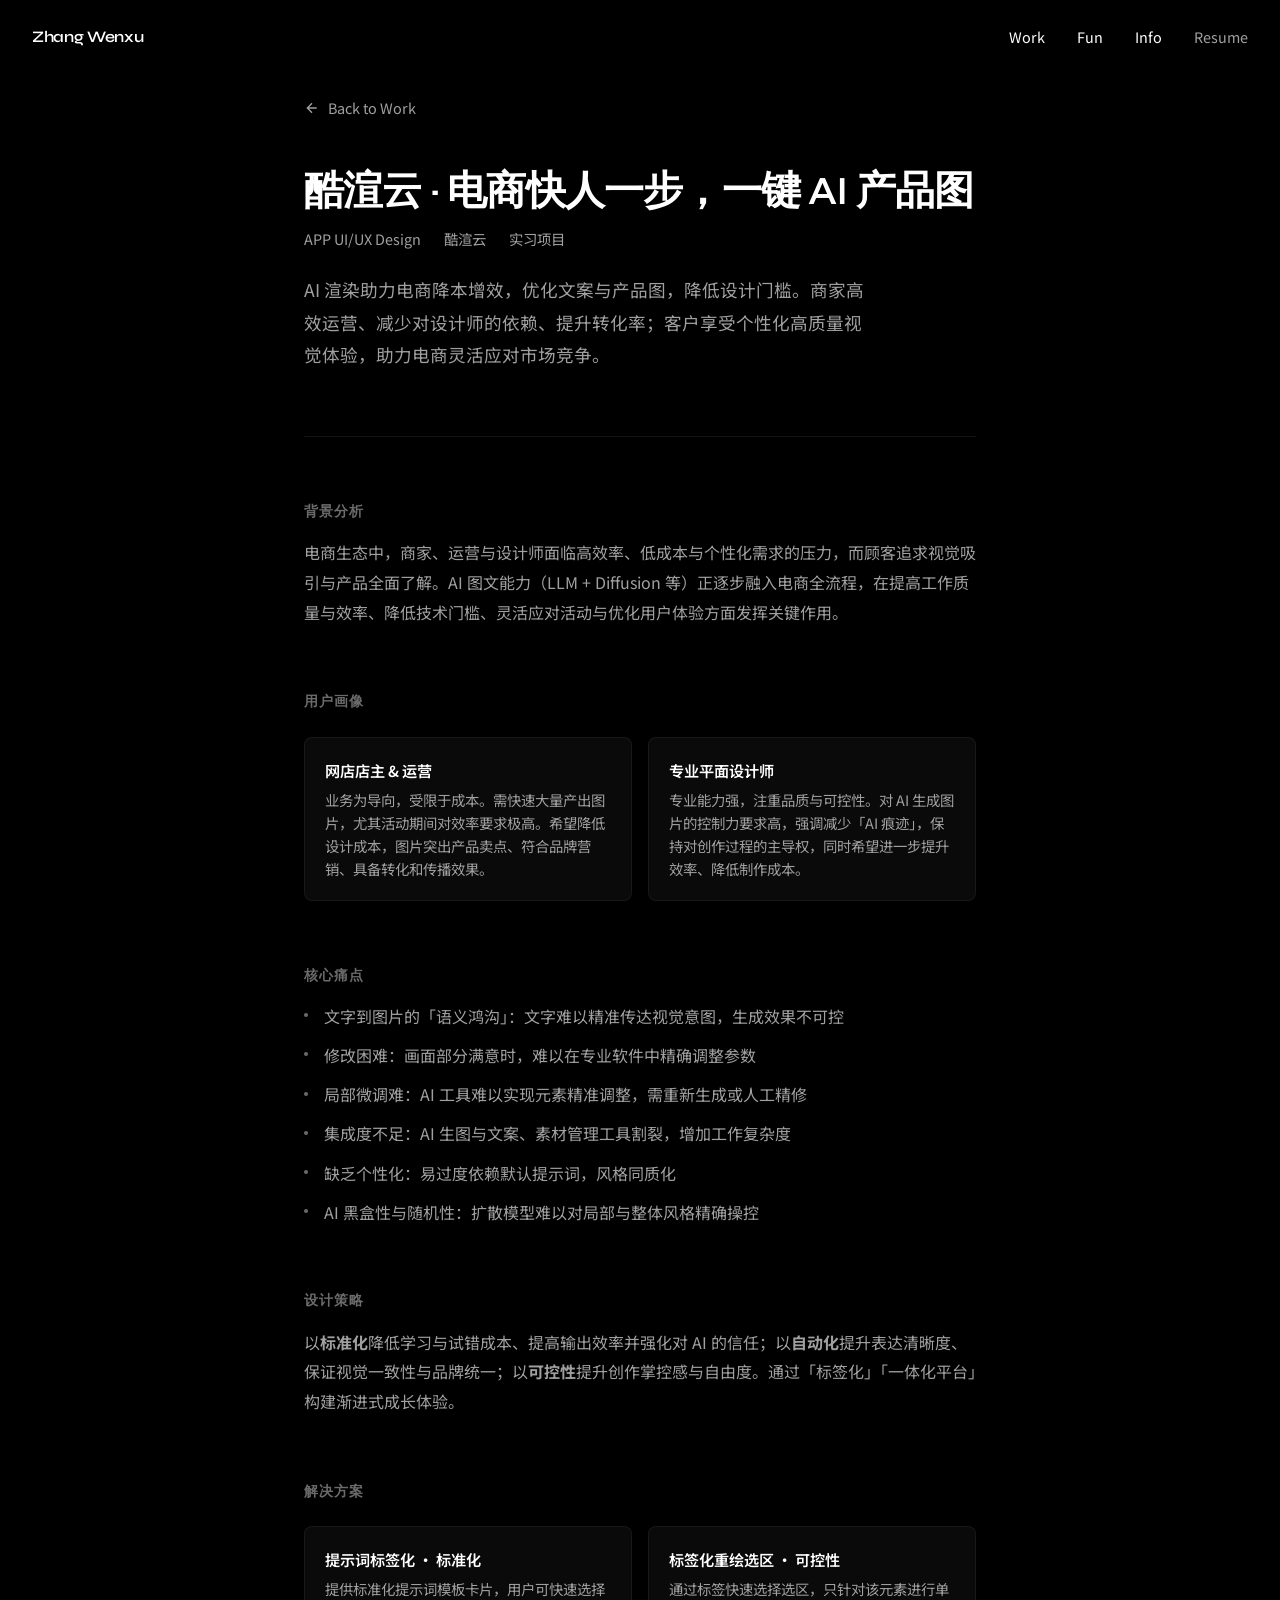
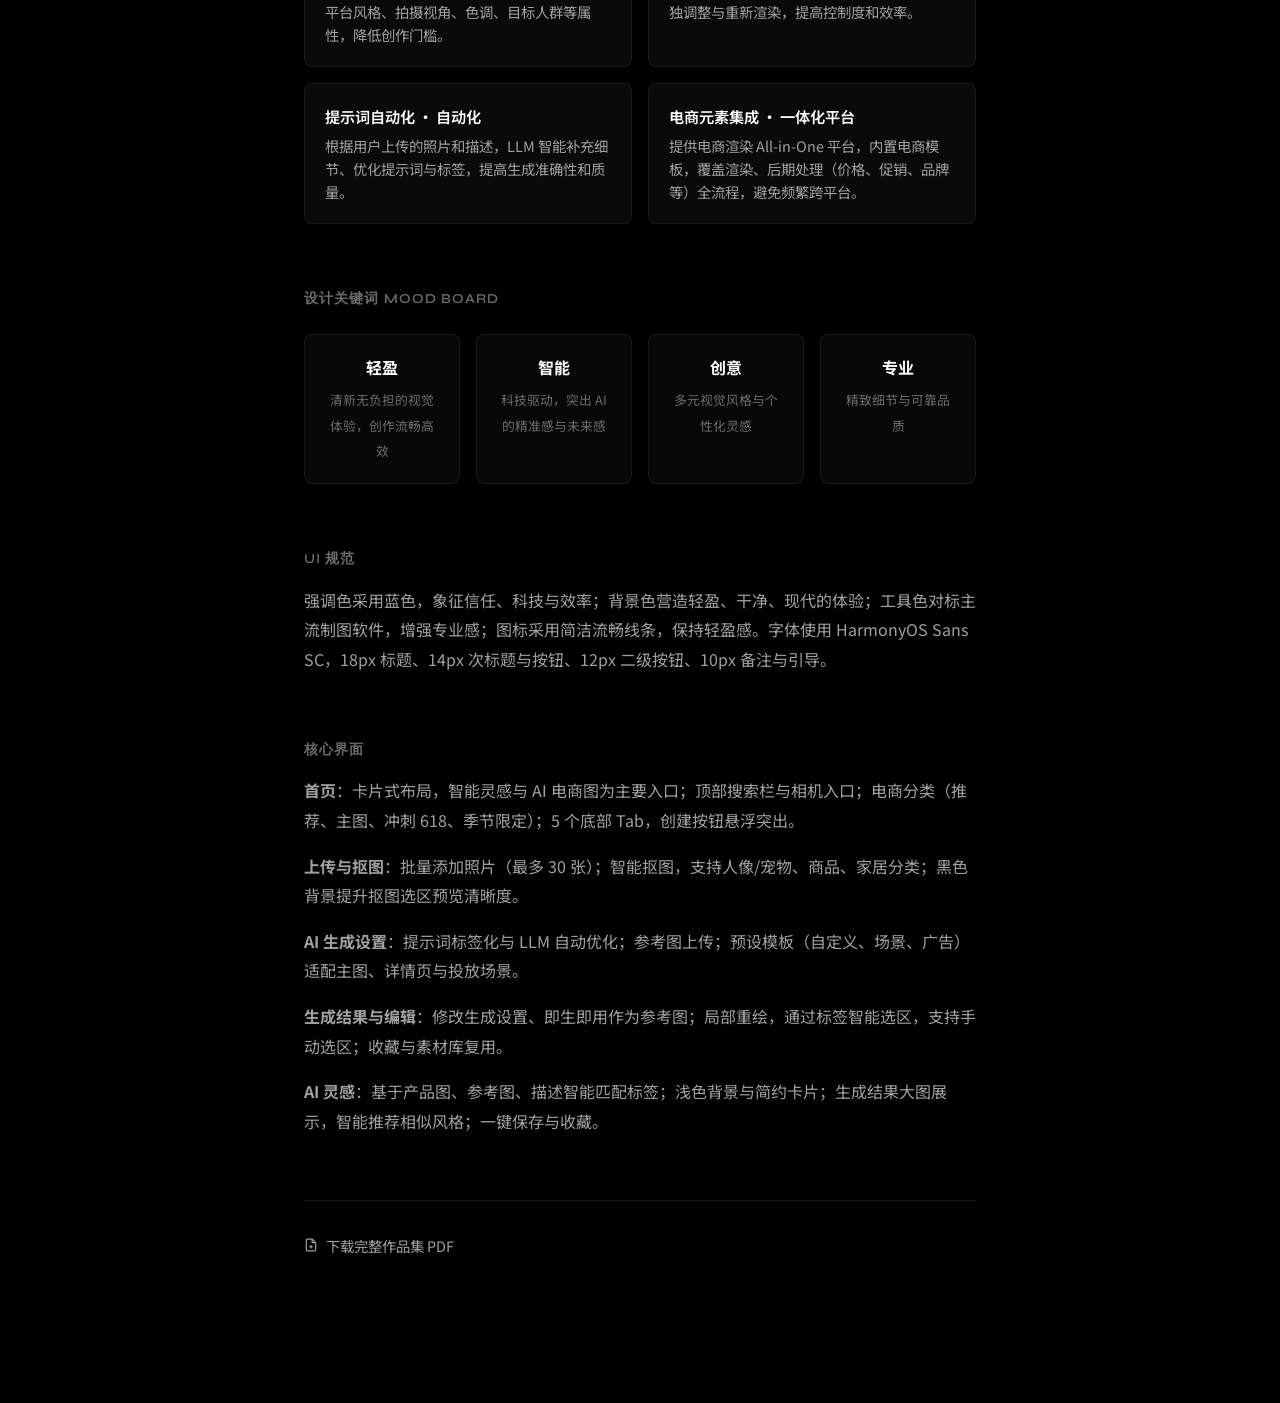
<file: project-kuxuan.html>
<!DOCTYPE html>
<html lang="zh-CN">
<head>
  <meta charset="UTF-8">
  <meta name="viewport" content="width=device-width, initial-scale=1.0">
  <title>酷渲云 · 电商 AI 产品图 | Zhang Wenxu</title>
  <link rel="preconnect" href="https://fonts.googleapis.com">
  <link rel="preconnect" href="https://fonts.gstatic.com" crossorigin>
  <link href="https://fonts.googleapis.com/css2?family=Syne:wght@400;500;600;700&family=Noto+Sans+SC:wght@300;400;500;600;700&display=swap" rel="stylesheet">
  <link rel="stylesheet" href="styles.css">
  <link rel="stylesheet" href="project-case.css">
</head>
<body>
  <nav class="nav">
    <a href="index.html" class="nav-logo">Zhang Wenxu</a>
    <ul class="nav-links">
      <li><a href="index.html#work">Work</a></li>
      <li><a href="index.html#fun">Fun</a></li>
      <li><a href="index.html#info">Info</a></li>
      <li><a href="#" class="nav-resume">Resume</a></li>
    </ul>
    <button class="nav-toggle" aria-label="菜单"><span></span><span></span><span></span></button>
  </nav>

  <main class="case container" style="max-width: var(--case-max); margin: 0 auto;">
    <a href="index.html#work" class="case-back">
      <svg width="16" height="16" viewBox="0 0 24 24" fill="none" stroke="currentColor" stroke-width="2"><path d="M19 12H5M12 19l-7-7 7-7"/></svg>
      Back to Work
    </a>

    <header class="case-hero">
      <h1>酷渲云 · 电商快人一步，一键 AI 产品图</h1>
      <p class="case-meta">
        <span>APP UI/UX Design</span>
        <span>酷渲云</span>
        <span>实习项目</span>
      </p>
      <p class="case-lead">
        AI 渲染助力电商降本增效，优化文案与产品图，降低设计门槛。商家高效运营、减少对设计师的依赖、提升转化率；客户享受个性化高质量视觉体验，助力电商灵活应对市场竞争。
      </p>
    </header>

    <section class="case-section">
      <h2>背景分析</h2>
      <p>电商生态中，商家、运营与设计师面临高效率、低成本与个性化需求的压力，而顾客追求视觉吸引与产品全面了解。AI 图文能力（LLM + Diffusion 等）正逐步融入电商全流程，在提高工作质量与效率、降低技术门槛、灵活应对活动与优化用户体验方面发挥关键作用。</p>
    </section>

    <section class="case-section">
      <h2>用户画像</h2>
      <div class="case-grid">
        <div class="case-card">
          <h3>网店店主 & 运营</h3>
          <p>业务为导向，受限于成本。需快速大量产出图片，尤其活动期间对效率要求极高。希望降低设计成本，图片突出产品卖点、符合品牌营销、具备转化和传播效果。</p>
        </div>
        <div class="case-card">
          <h3>专业平面设计师</h3>
          <p>专业能力强，注重品质与可控性。对 AI 生成图片的控制力要求高，强调减少「AI 痕迹」，保持对创作过程的主导权，同时希望进一步提升效率、降低制作成本。</p>
        </div>
      </div>
    </section>

    <section class="case-section">
      <h2>核心痛点</h2>
      <ul class="case-list">
        <li>文字到图片的「语义鸿沟」：文字难以精准传达视觉意图，生成效果不可控</li>
        <li>修改困难：画面部分满意时，难以在专业软件中精确调整参数</li>
        <li>局部微调难：AI 工具难以实现元素精准调整，需重新生成或人工精修</li>
        <li>集成度不足：AI 生图与文案、素材管理工具割裂，增加工作复杂度</li>
        <li>缺乏个性化：易过度依赖默认提示词，风格同质化</li>
        <li>AI 黑盒性与随机性：扩散模型难以对局部与整体风格精确操控</li>
      </ul>
    </section>

    <section class="case-section">
      <h2>设计策略</h2>
      <p>以<strong>标准化</strong>降低学习与试错成本、提高输出效率并强化对 AI 的信任；以<strong>自动化</strong>提升表达清晰度、保证视觉一致性与品牌统一；以<strong>可控性</strong>提升创作掌控感与自由度。通过「标签化」「一体化平台」构建渐进式成长体验。</p>
    </section>

    <section class="case-section">
      <h2>解决方案</h2>
      <div class="case-grid">
        <div class="case-card">
          <h3>提示词标签化 · 标准化</h3>
          <p>提供标准化提示词模板卡片，用户可快速选择平台风格、拍摄视角、色调、目标人群等属性，降低创作门槛。</p>
        </div>
        <div class="case-card">
          <h3>标签化重绘选区 · 可控性</h3>
          <p>通过标签快速选择选区，只针对该元素进行单独调整与重新渲染，提高控制度和效率。</p>
        </div>
        <div class="case-card">
          <h3>提示词自动化 · 自动化</h3>
          <p>根据用户上传的照片和描述，LLM 智能补充细节、优化提示词与标签，提高生成准确性和质量。</p>
        </div>
        <div class="case-card">
          <h3>电商元素集成 · 一体化平台</h3>
          <p>提供电商渲染 All-in-One 平台，内置电商模板，覆盖渲染、后期处理（价格、促销、品牌等）全流程，避免频繁跨平台。</p>
        </div>
      </div>
    </section>

    <section class="case-section">
      <h2>设计关键词 Mood Board</h2>
      <div class="case-mood">
        <div class="case-mood-item"><strong>轻盈</strong><span>清新无负担的视觉体验，创作流畅高效</span></div>
        <div class="case-mood-item"><strong>智能</strong><span>科技驱动，突出 AI 的精准感与未来感</span></div>
        <div class="case-mood-item"><strong>创意</strong><span>多元视觉风格与个性化灵感</span></div>
        <div class="case-mood-item"><strong>专业</strong><span>精致细节与可靠品质</span></div>
      </div>
    </section>

    <section class="case-section">
      <h2>UI 规范</h2>
      <p>强调色采用蓝色，象征信任、科技与效率；背景色营造轻盈、干净、现代的体验；工具色对标主流制图软件，增强专业感；图标采用简洁流畅线条，保持轻盈感。字体使用 HarmonyOS Sans SC，18px 标题、14px 次标题与按钮、12px 二级按钮、10px 备注与引导。</p>
    </section>

    <section class="case-section">
      <h2>核心界面</h2>
      <p><strong>首页</strong>：卡片式布局，智能灵感与 AI 电商图为主要入口；顶部搜索栏与相机入口；电商分类（推荐、主图、冲刺 618、季节限定）；5 个底部 Tab，创建按钮悬浮突出。</p>
      <p><strong>上传与抠图</strong>：批量添加照片（最多 30 张）；智能抠图，支持人像/宠物、商品、家居分类；黑色背景提升抠图选区预览清晰度。</p>
      <p><strong>AI 生成设置</strong>：提示词标签化与 LLM 自动优化；参考图上传；预设模板（自定义、场景、广告）适配主图、详情页与投放场景。</p>
      <p><strong>生成结果与编辑</strong>：修改生成设置、即生即用作为参考图；局部重绘，通过标签智能选区，支持手动选区；收藏与素材库复用。</p>
      <p><strong>AI 灵感</strong>：基于产品图、参考图、描述智能匹配标签；浅色背景与简约卡片；生成结果大图展示，智能推荐相似风格；一键保存与收藏。</p>
    </section>

    <footer class="case-section" style="padding-top: 2rem; border-top: 1px solid rgba(255,255,255,0.08);">
      <a href="assets/Internship-Portfolio-Zhang-Wenxu.pdf" target="_blank" rel="noopener" style="display: inline-flex; align-items: center; gap: 0.5rem; font-size: 0.9rem; color: var(--color-text-muted);">
        <svg width="14" height="14" viewBox="0 0 24 24" fill="none" stroke="currentColor" stroke-width="2"><path d="M14 2H6a2 2 0 0 0-2 2v16a2 2 0 0 0 2 2h12a2 2 0 0 0 2-2V8z"/><polyline points="14 2 14 8 20 8"/><line x1="12" y1="18" x2="12" y2="12"/><line x1="9" y1="15" x2="15" y2="15"/></svg>
        下载完整作品集 PDF
      </a>
    </footer>
  </main>
  <script src="script.js"></script>
</body>
</html>
</file>
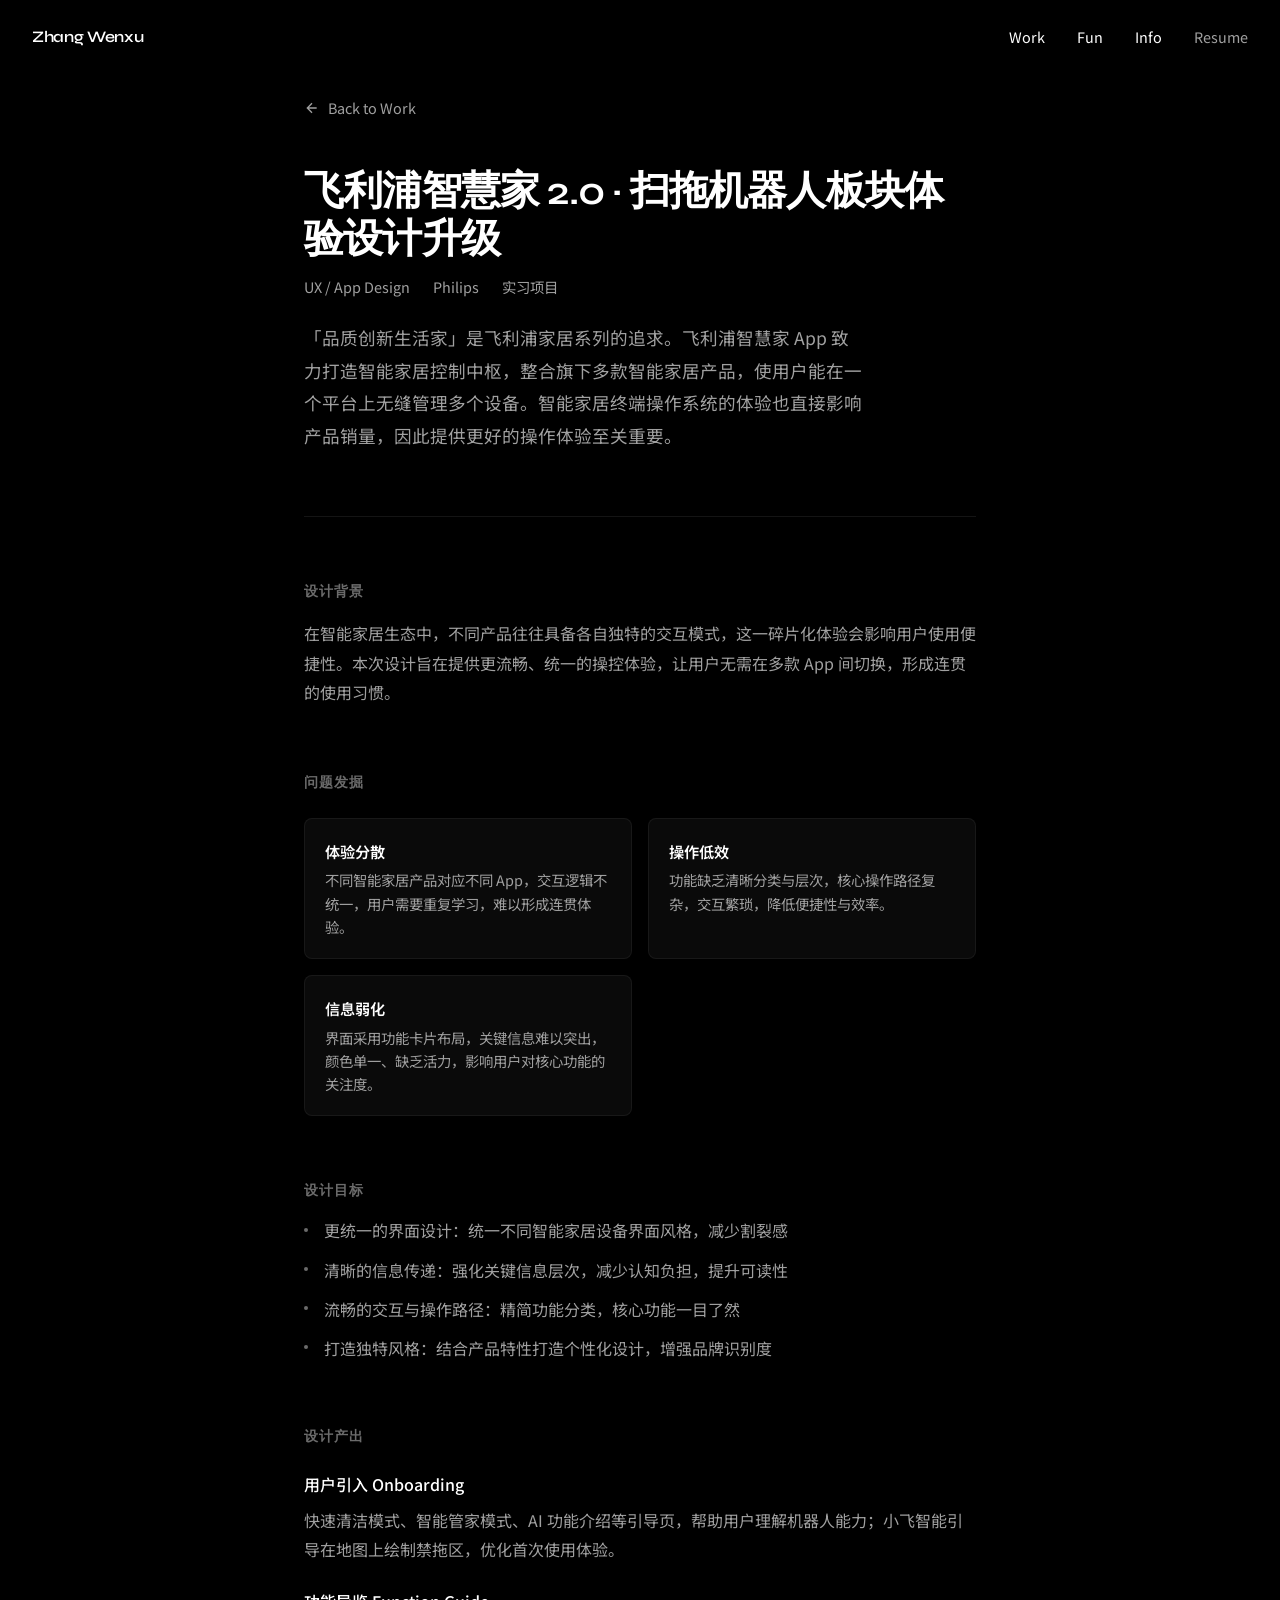
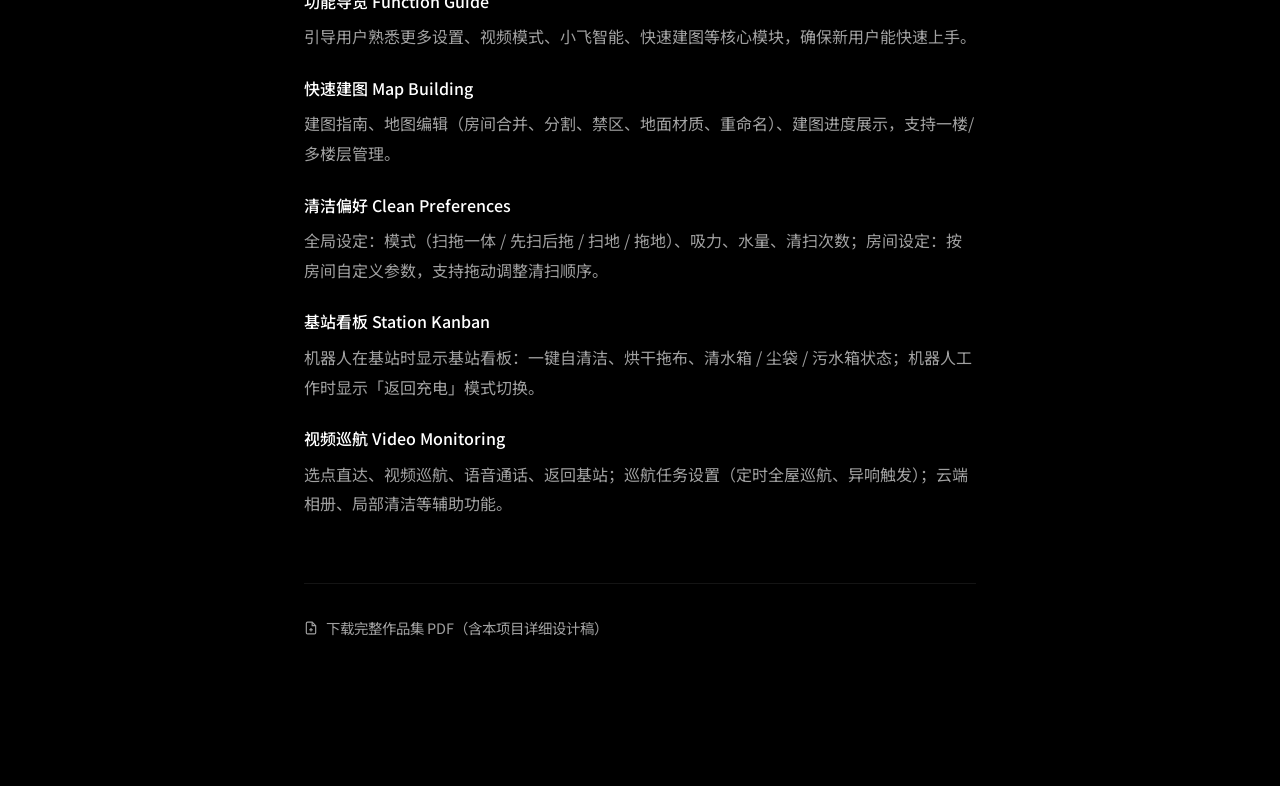
<file: project-philips.html>
<!DOCTYPE html>
<html lang="zh-CN">
<head>
  <meta charset="UTF-8">
  <meta name="viewport" content="width=device-width, initial-scale=1.0">
  <title>飞利浦智慧家 2.0 · 扫拖机器人 | Zhang Wenxu</title>
  <link rel="preconnect" href="https://fonts.googleapis.com">
  <link rel="preconnect" href="https://fonts.gstatic.com" crossorigin>
  <link href="https://fonts.googleapis.com/css2?family=Syne:wght@400;500;600;700&family=Noto+Sans+SC:wght@300;400;500;600;700&display=swap" rel="stylesheet">
  <link rel="stylesheet" href="styles.css">
  <link rel="stylesheet" href="project-case.css">
</head>
<body>
  <nav class="nav">
    <a href="index.html" class="nav-logo">Zhang Wenxu</a>
    <ul class="nav-links">
      <li><a href="index.html#work">Work</a></li>
      <li><a href="index.html#fun">Fun</a></li>
      <li><a href="index.html#info">Info</a></li>
      <li><a href="#" class="nav-resume">Resume</a></li>
    </ul>
    <button class="nav-toggle" aria-label="菜单"><span></span><span></span><span></span></button>
  </nav>

  <main class="case container" style="max-width: var(--case-max); margin: 0 auto;">
    <a href="index.html#work" class="case-back">
      <svg width="16" height="16" viewBox="0 0 24 24" fill="none" stroke="currentColor" stroke-width="2"><path d="M19 12H5M12 19l-7-7 7-7"/></svg>
      Back to Work
    </a>

    <header class="case-hero">
      <h1>飞利浦智慧家 2.0 · 扫拖机器人板块体验设计升级</h1>
      <p class="case-meta">
        <span>UX / App Design</span>
        <span>Philips</span>
        <span>实习项目</span>
      </p>
      <p class="case-lead">
        「品质创新生活家」是飞利浦家居系列的追求。飞利浦智慧家 App 致力打造智能家居控制中枢，整合旗下多款智能家居产品，使用户能在一个平台上无缝管理多个设备。智能家居终端操作系统的体验也直接影响产品销量，因此提供更好的操作体验至关重要。
      </p>
    </header>

    <section class="case-section">
      <h2>设计背景</h2>
      <p>在智能家居生态中，不同产品往往具备各自独特的交互模式，这一碎片化体验会影响用户使用便捷性。本次设计旨在提供更流畅、统一的操控体验，让用户无需在多款 App 间切换，形成连贯的使用习惯。</p>
    </section>

    <section class="case-section">
      <h2>问题发掘</h2>
      <div class="case-grid">
        <div class="case-card">
          <h3>体验分散</h3>
          <p>不同智能家居产品对应不同 App，交互逻辑不统一，用户需要重复学习，难以形成连贯体验。</p>
        </div>
        <div class="case-card">
          <h3>操作低效</h3>
          <p>功能缺乏清晰分类与层次，核心操作路径复杂，交互繁琐，降低便捷性与效率。</p>
        </div>
        <div class="case-card">
          <h3>信息弱化</h3>
          <p>界面采用功能卡片布局，关键信息难以突出，颜色单一、缺乏活力，影响用户对核心功能的关注度。</p>
        </div>
      </div>
    </section>

    <section class="case-section">
      <h2>设计目标</h2>
      <ul class="case-list">
        <li>更统一的界面设计：统一不同智能家居设备界面风格，减少割裂感</li>
        <li>清晰的信息传递：强化关键信息层次，减少认知负担，提升可读性</li>
        <li>流畅的交互与操作路径：精简功能分类，核心功能一目了然</li>
        <li>打造独特风格：结合产品特性打造个性化设计，增强品牌识别度</li>
      </ul>
    </section>

    <section class="case-section">
      <h2>设计产出</h2>
      
      <h3 style="font-size: 1rem; font-weight: 500; margin: 1.5rem 0 0.5rem; color: var(--color-text);">用户引入 Onboarding</h3>
      <p>快速清洁模式、智能管家模式、AI 功能介绍等引导页，帮助用户理解机器人能力；小飞智能引导在地图上绘制禁拖区，优化首次使用体验。</p>

      <h3 style="font-size: 1rem; font-weight: 500; margin: 1.5rem 0 0.5rem; color: var(--color-text);">功能导览 Function Guide</h3>
      <p>引导用户熟悉更多设置、视频模式、小飞智能、快速建图等核心模块，确保新用户能快速上手。</p>

      <h3 style="font-size: 1rem; font-weight: 500; margin: 1.5rem 0 0.5rem; color: var(--color-text);">快速建图 Map Building</h3>
      <p>建图指南、地图编辑（房间合并、分割、禁区、地面材质、重命名）、建图进度展示，支持一楼/多楼层管理。</p>

      <h3 style="font-size: 1rem; font-weight: 500; margin: 1.5rem 0 0.5rem; color: var(--color-text);">清洁偏好 Clean Preferences</h3>
      <p>全局设定：模式（扫拖一体 / 先扫后拖 / 扫地 / 拖地）、吸力、水量、清扫次数；房间设定：按房间自定义参数，支持拖动调整清扫顺序。</p>

      <h3 style="font-size: 1rem; font-weight: 500; margin: 1.5rem 0 0.5rem; color: var(--color-text);">基站看板 Station Kanban</h3>
      <p>机器人在基站时显示基站看板：一键自清洁、烘干拖布、清水箱 / 尘袋 / 污水箱状态；机器人工作时显示「返回充电」模式切换。</p>

      <h3 style="font-size: 1rem; font-weight: 500; margin: 1.5rem 0 0.5rem; color: var(--color-text);">视频巡航 Video Monitoring</h3>
      <p>选点直达、视频巡航、语音通话、返回基站；巡航任务设置（定时全屋巡航、异响触发）；云端相册、局部清洁等辅助功能。</p>
    </section>

    <footer class="case-section" style="padding-top: 2rem; border-top: 1px solid rgba(255,255,255,0.08);">
      <a href="assets/Internship-Portfolio-Zhang-Wenxu.pdf#page=15" target="_blank" rel="noopener" style="display: inline-flex; align-items: center; gap: 0.5rem; font-size: 0.9rem; color: var(--color-text-muted);">
        <svg width="14" height="14" viewBox="0 0 24 24" fill="none" stroke="currentColor" stroke-width="2"><path d="M14 2H6a2 2 0 0 0-2 2v16a2 2 0 0 0 2 2h12a2 2 0 0 0 2-2V8z"/><polyline points="14 2 14 8 20 8"/><line x1="12" y1="18" x2="12" y2="12"/><line x1="9" y1="15" x2="15" y2="15"/></svg>
        下载完整作品集 PDF（含本项目详细设计稿）
      </a>
    </footer>
  </main>
  <script src="script.js"></script>
</body>
</html>
</file>
<file: styles.css>
/* ===== jyang.io style: Black background, minimal layout ===== */
:root {
  --color-bg: #000000;
  --color-text: #ffffff;
  --color-text-muted: #a0a0a0;
  --color-text-dim: #6b6b6b;
  --font-display: 'Syne', sans-serif;
  --font-body: 'Noto Sans SC', -apple-system, BlinkMacSystemFont, sans-serif;
  --transition: 0.2s ease;
  --max-width: 900px;
}

/* ===== Reset & Base ===== */
*, *::before, *::after {
  box-sizing: border-box;
  margin: 0;
  padding: 0;
}

html {
  scroll-behavior: smooth;
}

body {
  font-family: var(--font-body);
  background: var(--color-bg);
  color: var(--color-text);
  line-height: 1.6;
  -webkit-font-smoothing: antialiased;
}

a {
  color: inherit;
  text-decoration: none;
  transition: opacity var(--transition);
}

a:hover {
  opacity: 0.7;
}

/* ===== Navigation ===== */
.nav {
  position: fixed;
  top: 0;
  left: 0;
  right: 0;
  z-index: 100;
  display: flex;
  align-items: center;
  justify-content: space-between;
  padding: 1.5rem 2rem;
  background: var(--color-bg);
}

.nav-logo {
  font-family: var(--font-display);
  font-weight: 600;
  font-size: 1rem;
  letter-spacing: -0.02em;
  color: var(--color-text);
}

.nav-links {
  display: flex;
  gap: 2rem;
  list-style: none;
}

.nav-links a {
  font-size: 0.9rem;
  color: var(--color-text);
}

.nav-resume {
  color: var(--color-text-muted) !important;
}

.nav-toggle {
  display: none;
  flex-direction: column;
  gap: 6px;
  background: none;
  border: none;
  cursor: pointer;
  padding: 4px;
}

.nav-toggle span {
  width: 24px;
  height: 2px;
  background: var(--color-text);
}

/* ===== Hero / Intro ===== */
.hero {
  padding: 8rem 2rem 6rem;
}

.container {
  max-width: var(--max-width);
  margin: 0 auto;
}

.hero-container {
  max-width: 580px;
}

.hero-intro-line {
  font-size: 1.15rem;
  color: var(--color-text-muted);
  line-height: 1.7;
  margin-bottom: 0.75rem;
}

.hero-name-highlight {
  color: var(--color-text);
  font-weight: 500;
}

.hero-intro-line a,
.hero-desc a {
  color: var(--color-text);
  text-decoration: underline;
  text-underline-offset: 3px;
}

.hero-desc {
  font-size: 1rem;
  color: var(--color-text-muted);
  line-height: 1.7;
  margin-bottom: 1.5rem;
}

.hero-desc em a {
  font-style: italic;
}

.hero-action {
  font-size: 1rem;
  color: var(--color-text-muted);
  margin-bottom: 0.5rem;
}

.hero-action a {
  color: var(--color-text);
  text-decoration: underline;
  text-underline-offset: 3px;
}

.hero-reels {
  font-size: 1rem;
  color: var(--color-text-muted);
  margin-bottom: 1.5rem;
}

.hero-reels a {
  text-decoration: underline;
  text-underline-offset: 3px;
}

.hero-past {
  font-size: 0.9rem;
  color: var(--color-text-dim);
}

/* ===== Work - 2x2 Grid with visual cards ===== */
.work {
  padding: 0;
}

.work-grid {
  display: grid;
  grid-template-columns: repeat(2, 1fr);
  grid-template-rows: repeat(2, 1fr);
  min-height: 60vh;
}

.work-card {
  position: relative;
  display: block;
  overflow: hidden;
  min-height: 45vh;
}

.work-card-bg {
  position: absolute;
  inset: 0;
  background-size: cover;
  background-position: center;
  transition: transform 0.5s ease;
}

.work-card:hover .work-card-bg {
  transform: scale(1.03);
}

/* Project backgrounds - 酷渲云 AI/电商 · 飞利浦 智慧家居 */
.work-card-bg-1 {
  background: linear-gradient(135deg, #0f172a 0%, #1e3a5f 40%, #0ea5e9 100%);
}

.work-card-bg-2 {
  background: linear-gradient(135deg, #1e293b 0%, #334155 50%, #64748b 100%);
}

.work-card-bg-3 {
  background: linear-gradient(135deg, #2c2c2c 0%, #1a1a1a 50%, #0d0d0d 100%);
}

.work-card-bg-4 {
  background: linear-gradient(135deg, #e85d04 0%, #dc2f02 100%);
}

.work-card-overlay {
  position: absolute;
  bottom: 0;
  left: 0;
  right: 0;
  padding: 1.5rem 2rem;
  background: linear-gradient(transparent, rgba(0,0,0,0.85));
  color: var(--color-text);
  display: flex;
  flex-direction: column;
  gap: 0.25rem;
}

.work-card-overlay::after {
  content: 'View case study →';
  font-size: 0.8rem;
  color: var(--color-text-dim);
  margin-top: 0.5rem;
  opacity: 0;
  transition: opacity 0.25s ease;
}

.work-card:hover .work-card-overlay::after {
  opacity: 1;
}

.work-card-title {
  font-family: var(--font-display);
  font-size: 1rem;
  font-weight: 500;
}

.work-card-product {
  font-size: 0.9rem;
}

.work-card-company {
  font-size: 0.85rem;
  color: var(--color-text-muted);
}

.work-card-tag {
  font-size: 0.8rem;
  color: var(--color-text-dim);
}

/* ===== Info Section ===== */
.info {
  padding: 4rem 2rem;
  border-top: 1px solid rgba(255,255,255,0.08);
}

.info-content {
  max-width: 400px;
}

.info-name {
  font-family: var(--font-display);
  font-size: 1.5rem;
  font-weight: 600;
  margin-bottom: 0.25rem;
}

.info-version {
  font-size: 0.85rem;
  color: var(--color-text-muted);
  margin-bottom: 0.5rem;
}

.info-role {
  font-size: 0.9rem;
  color: var(--color-text-muted);
  margin-bottom: 1rem;
}

.info-rights {
  font-size: 0.8rem;
  color: var(--color-text-dim);
}

/* ===== Footer ===== */
.footer {
  padding: 4rem 2rem 3rem;
  border-top: 1px solid rgba(255,255,255,0.08);
}

.footer-chat {
  font-family: var(--font-display);
  font-size: 1.5rem;
  font-weight: 600;
  margin-bottom: 0.5rem;
}

.footer-email {
  font-size: 1rem;
  display: block;
  margin-bottom: 1.5rem;
  text-decoration: underline;
  text-underline-offset: 3px;
}

.footer-links {
  display: flex;
  gap: 1.5rem;
  font-size: 0.9rem;
}

.footer-links a {
  color: var(--color-text-muted);
}

.footer-links a:hover {
  color: var(--color-text);
  opacity: 1;
}

/* ===== Scroll Reveal ===== */
.reveal {
  opacity: 0;
  transform: translateY(20px);
  transition: opacity 0.5s ease, transform 0.5s ease;
}

.reveal.visible {
  opacity: 1;
  transform: translateY(0);
}

/* ===== Mobile menu ===== */
.nav-links.nav-open {
  display: flex;
  position: fixed;
  top: 70px;
  left: 0;
  right: 0;
  flex-direction: column;
  padding: 2rem;
  background: var(--color-bg);
  gap: 1rem;
}

.nav-toggle-active span:nth-child(1) {
  transform: rotate(45deg) translate(5px, 5px);
}

.nav-toggle-active span:nth-child(2) {
  opacity: 0;
}

.nav-toggle-active span:nth-child(3) {
  transform: rotate(-45deg) translate(5px, -5px);
}

.nav-toggle span {
  transition: var(--transition);
}

/* ===== Responsive ===== */
@media (max-width: 900px) {
  .work-grid {
    grid-template-columns: 1fr;
    grid-template-rows: auto;
  }

  .work-card {
    min-height: 50vh;
  }
}

@media (max-width: 768px) {
  .nav-links {
    display: none;
  }

  .nav-toggle {
    display: flex;
  }

  .hero {
    padding: 6rem 1.5rem 4rem;
  }

  .work-card {
    min-height: 40vh;
  }

  .work-card-overlay {
    padding: 1.25rem 1.5rem;
  }
}
</file>
<file: project-case.css>
/* ===== Project Case Study — Shared Styles ===== */
:root {
  --case-max: 720px;
  --case-gap: 4rem;
}

.case {
  padding: 6rem 1.5rem 5rem;
}

.case-back {
  display: inline-flex;
  align-items: center;
  gap: 0.5rem;
  font-size: 0.9rem;
  color: var(--color-text-muted);
  margin-bottom: 3rem;
}
.case-back:hover {
  color: var(--color-text);
  opacity: 1;
}

.case-hero {
  margin-bottom: var(--case-gap);
  padding-bottom: var(--case-gap);
  border-bottom: 1px solid rgba(255,255,255,0.08);
}
.case-hero h1 {
  font-family: var(--font-display);
  font-size: clamp(1.75rem, 4vw, 2.5rem);
  font-weight: 600;
  letter-spacing: -0.02em;
  line-height: 1.2;
  margin-bottom: 0.75rem;
}
.case-meta {
  font-size: 0.9rem;
  color: var(--color-text-muted);
  margin-bottom: 1.5rem;
}
.case-meta span { margin-right: 1.25rem; }
.case-lead {
  font-size: 1.1rem;
  line-height: 1.85;
  color: var(--color-text-muted);
  max-width: 560px;
}

.case-section {
  margin-bottom: var(--case-gap);
}
.case-section h2 {
  font-family: var(--font-display);
  font-size: 0.85rem;
  font-weight: 600;
  text-transform: uppercase;
  letter-spacing: 0.08em;
  color: var(--color-text-dim);
  margin-bottom: 1rem;
}
.case-section p {
  font-size: 1rem;
  line-height: 1.85;
  color: var(--color-text-muted);
  margin-bottom: 1rem;
}
.case-section p:last-child { margin-bottom: 0; }

.case-grid {
  display: grid;
  grid-template-columns: repeat(2, 1fr);
  gap: 1rem;
  margin: 1.5rem 0;
}
@media (max-width: 600px) {
  .case-grid { grid-template-columns: 1fr; }
}

.case-card {
  padding: 1.25rem;
  background: rgba(255,255,255,0.04);
  border: 1px solid rgba(255,255,255,0.06);
  border-radius: 8px;
}
.case-card h3 {
  font-size: 0.95rem;
  font-weight: 600;
  margin-bottom: 0.35rem;
}
.case-card p {
  font-size: 0.9rem;
  line-height: 1.6;
  margin-bottom: 0;
  color: var(--color-text-muted);
}

.case-list {
  list-style: none;
}
.case-list li {
  position: relative;
  padding-left: 1.25rem;
  margin-bottom: 0.75rem;
  font-size: 1rem;
  line-height: 1.7;
  color: var(--color-text-muted);
}
.case-list li::before {
  content: '';
  position: absolute;
  left: 0;
  top: 0.65em;
  width: 4px;
  height: 4px;
  background: var(--color-text-dim);
  border-radius: 50%;
}

.case-figure {
  margin: 2rem 0;
  border-radius: 8px;
  overflow: hidden;
  background: rgba(255,255,255,0.03);
  border: 1px solid rgba(255,255,255,0.06);
}
.case-figure-placeholder {
  aspect-ratio: 16/10;
  background: linear-gradient(135deg, rgba(255,255,255,0.06) 0%, rgba(255,255,255,0.02) 100%);
  display: flex;
  align-items: center;
  justify-content: center;
  color: var(--color-text-dim);
  font-size: 0.85rem;
}
.case-figure figcaption {
  padding: 0.875rem 1.25rem;
  font-size: 0.8rem;
  color: var(--color-text-dim);
  border-top: 1px solid rgba(255,255,255,0.06);
}

.case-mood {
  display: grid;
  grid-template-columns: repeat(4, 1fr);
  gap: 1rem;
  margin: 1.5rem 0;
}
@media (max-width: 600px) {
  .case-mood { grid-template-columns: repeat(2, 1fr); }
}
.case-mood-item {
  padding: 1.25rem;
  text-align: center;
  background: rgba(255,255,255,0.03);
  border: 1px solid rgba(255,255,255,0.06);
  border-radius: 8px;
}
.case-mood-item strong {
  display: block;
  font-size: 1rem;
  margin-bottom: 0.35rem;
  color: var(--color-text);
}
.case-mood-item span {
  font-size: 0.8rem;
  line-height: 1.5;
  color: var(--color-text-dim);
}
</file>
